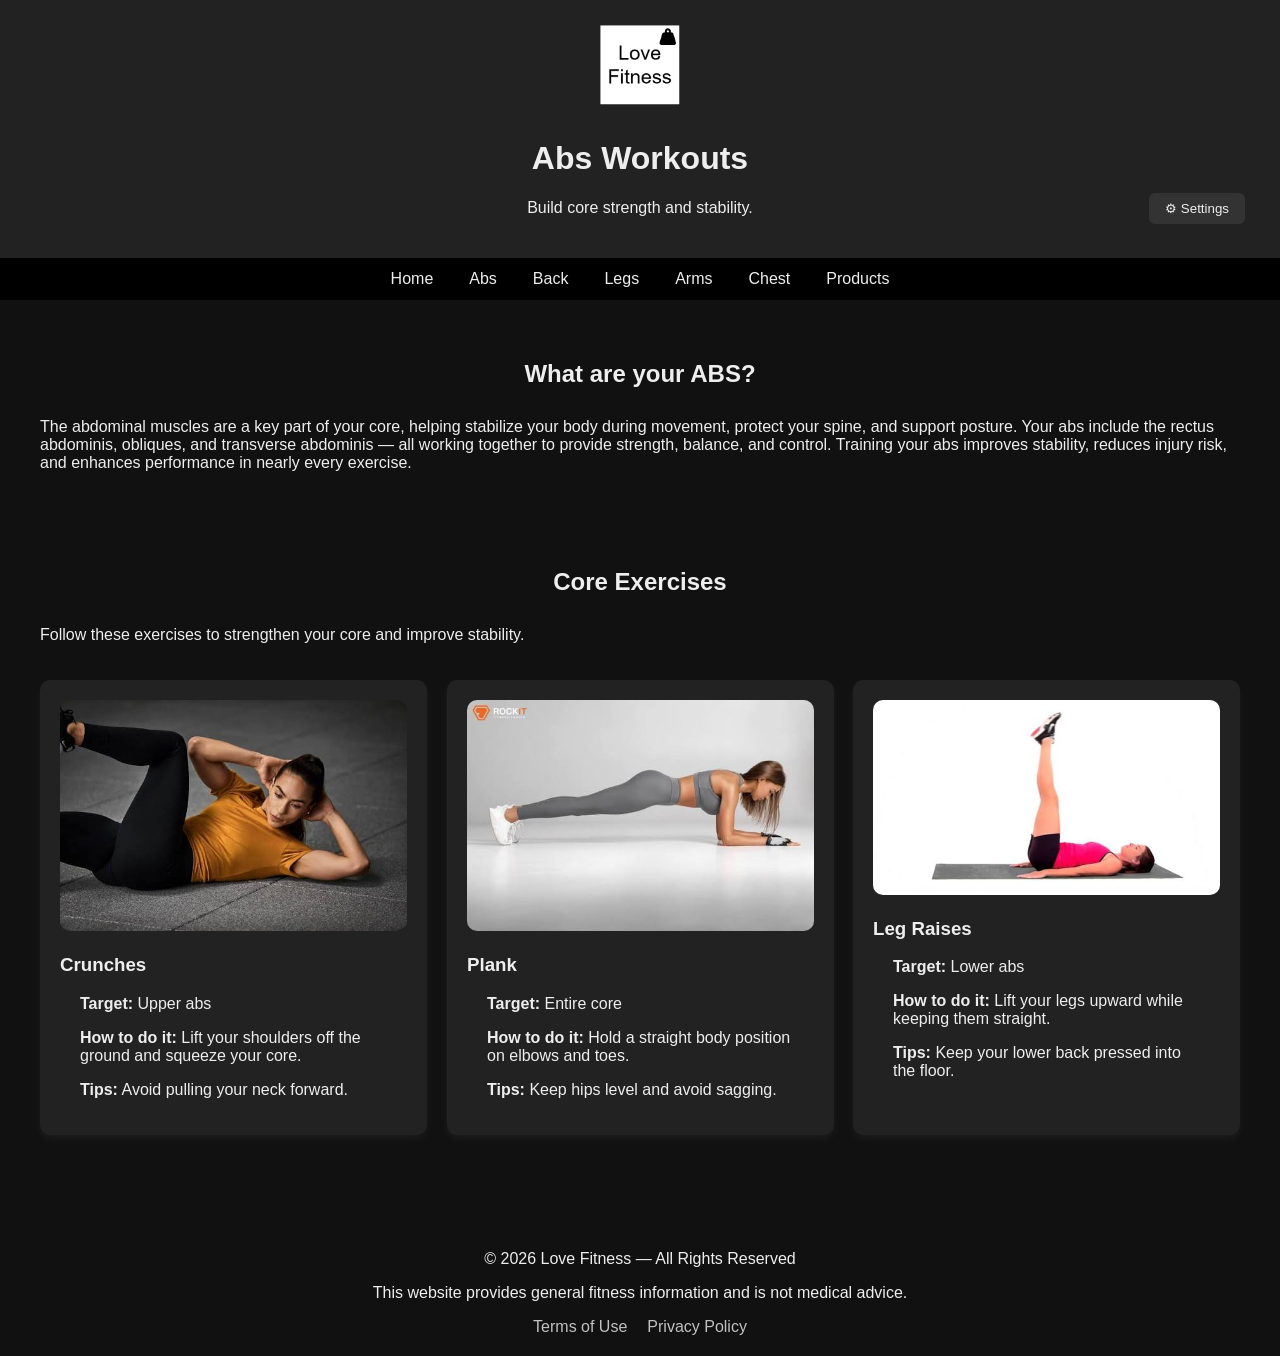
<file: abs.html>
<!DOCTYPE html>
<html lang="en">
<head>
    <meta charset="UTF-8">
    <meta name="viewport" content="width=device-width, initial-scale=1.0">
    <title>Love Fitness - Abs Workouts</title>
    <link rel="stylesheet" href="css/style.css">

    <!-- GOOGLE TRANSLATE -->
    <script type="text/javascript">
        function googleTranslateElementInit() {
            new google.translate.TranslateElement(
                {pageLanguage: 'en'},
                'google_translate_element'
            );
        }
    </script>
    <script src="//translate.google.com/translate_a/element.js?cb=googleTranslateElementInit"></script>

    <script defer src="js/main.js"></script>
</head>

<body>

<header class="fade-in">
    <img src="media/logo.png" alt="Love Fitness Logo" class="logo">
    <h1>Abs Workouts</h1>
    <p>Build core strength and stability.</p>
    <button id="settingsBtn" class="settings-btn">⚙ Settings</button>
</header>

<nav aria-label="Main Navigation" class="fade-in">
    <ul>
        <li><a href="index.html">Home</a></li>
        <li><a href="abs.html">Abs</a></li>
        <li><a href="back.html">Back</a></li>
        <li><a href="legs.html">Legs</a></li>
        <li><a href="arms.html">Arms</a></li>
        <li><a href="chest.html">Chest</a></li>
        <li><a href="products.html">Products</a></li>
    </ul>
</nav>

<main>

<section class="muscle-description fade-in">
    <h2>What are your ABS?</h2>
    <p>
        The abdominal muscles are a key part of your core, helping stabilize your body during movement,
        protect your spine, and support posture. Your abs include the rectus abdominis, obliques, and
        transverse abdominis — all working together to provide strength, balance, and control. Training
        your abs improves stability, reduces injury risk, and enhances performance in nearly every
        exercise.
    </p>
</section>

<section class="exercise-section slide-up">
    <h2>Core Exercises</h2>
    <p id="absIntro">Follow these exercises to strengthen your core and improve stability.</p>

    <div class="grid">

        <article class="exercise-card zoom-in">
            <img src="media/crunches.jpg"
                alt="Crunches exercise demonstration">
            <h3>Crunches</h3>
            <p><strong>Target:</strong> Upper abs</p>
            <p><strong>How to do it:</strong> Lift your shoulders off the ground and squeeze your core.</p>
            <p><strong>Tips:</strong> Avoid pulling your neck forward.</p>
        </article>

        <article class="exercise-card zoom-in">
            <img src="media/plank.jpg"
                alt="Plank exercise demonstration">
            <h3>Plank</h3>
            <p><strong>Target:</strong> Entire core</p>
            <p><strong>How to do it:</strong> Hold a straight body position on elbows and toes.</p>
            <p><strong>Tips:</strong> Keep hips level and avoid sagging.</p>
        </article>

        <article class="exercise-card zoom-in">
            <img src="media/legraise.jpg"
                alt="Leg raise exercise demonstration">
            <h3>Leg Raises</h3>
            <p><strong>Target:</strong> Lower abs</p>
            <p><strong>How to do it:</strong> Lift your legs upward while keeping them straight.</p>
            <p><strong>Tips:</strong> Keep your lower back pressed into the floor.</p>
        </article>

    </div>
</section>

</main>

<div id="settingsPopup" class="settings-popup hidden">
    <div class="settings-content zoom-in">
        <h2>Settings</h2>

        <h3>Text-to-Speech</h3>
        <button class="tts-btn" onclick="speakText('Text to speech is active.')">
            🔊 Test TTS
        </button>

        <label for="ttsRate">Speech Speed</label>
        <input type="range" id="ttsRate" min="0.5" max="2" step="0.1" value="1">

        <label for="ttsPitch">Speech Pitch</label>
        <input type="range" id="ttsPitch" min="0" max="2" step="0.1" value="1">

        <button class="tts-btn" onclick="readPage()">
            📄 Read Entire Page
        </button>

        <h3>Display Settings</h3>
        <button class="tts-btn" onclick="toggleDarkMode()">🌙 Toggle Dark Mode</button>

        <h3>Translate Page</h3>
        <div id="google_translate_element"></div>

        <h3>Future Settings</h3>
        <p>More features coming soon...</p>

        <button id="closeSettings" class="close-btn">Close</button>
    </div>
</div>

<footer class="fade-in">
    <p>© 2026 Love Fitness — All Rights Reserved</p>
    <p class="legal-note">This website provides general fitness information and is not medical advice.</p>

    <div class="footer-links">
        <a href="termsofuse.html">Terms of Use</a>
        <a href="privacypolicy.html">Privacy Policy</a>
    </div>
</footer>

</body>
</html>
</file>
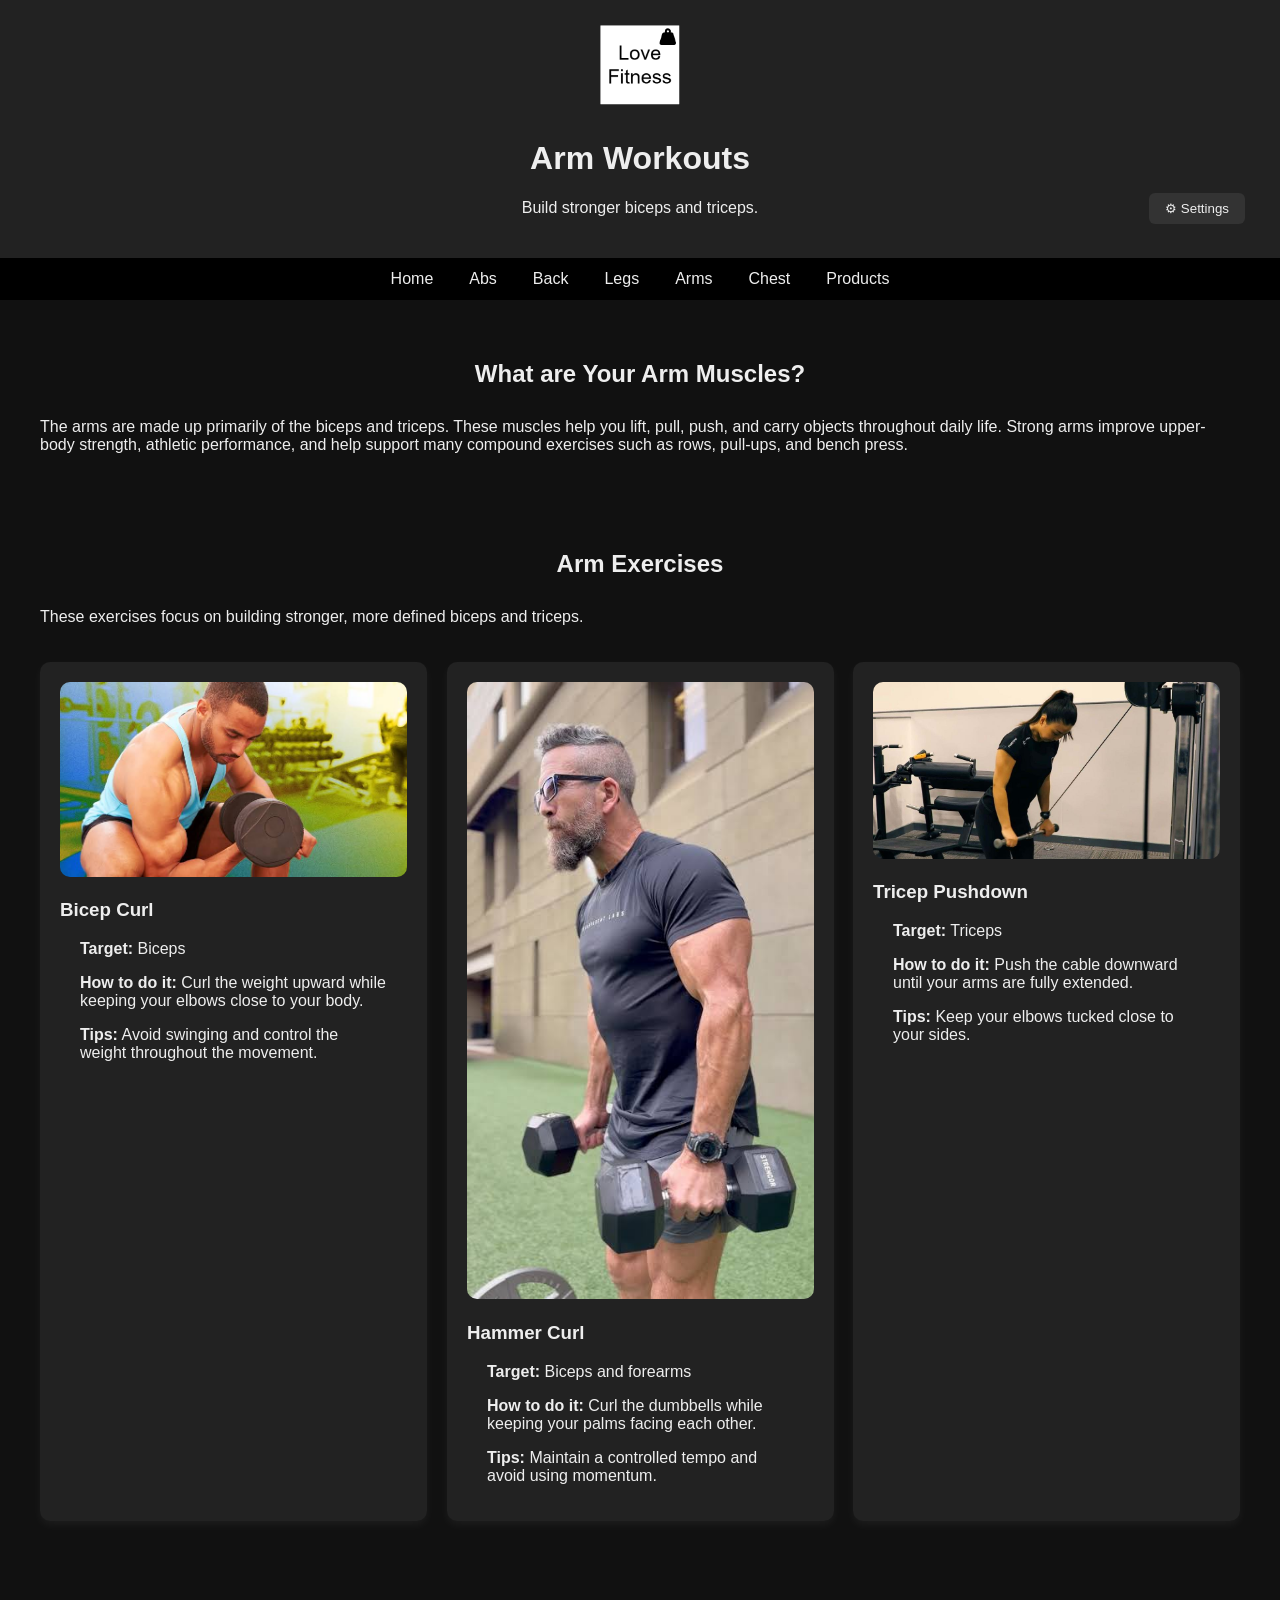
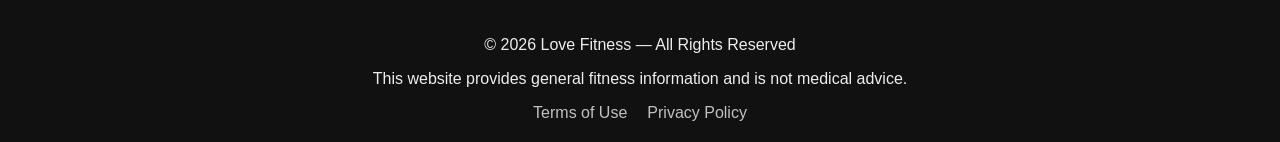
<file: arms.html>
<!DOCTYPE html>
<html lang="en">
<head>
    <meta charset="UTF-8">
    <meta name="viewport" content="width=device-width, initial-scale=1.0">
    <title>Love Fitness - Arm Workouts</title>
    <link rel="stylesheet" href="css/style.css">

    <script type="text/javascript">
        function googleTranslateElementInit() {
            new google.translate.TranslateElement(
                { pageLanguage: 'en' },
                'google_translate_element'
            );
        }
    </script>

    <script src="//translate.google.com/translate_a/element.js?cb=googleTranslateElementInit"></script>
    <script defer src="js/main.js"></script>
</head>

<body>

<header class="fade-in">
    <img src="media/logo.png" alt="Love Fitness Logo" class="logo">

    <h1>Arm Workouts</h1>
    <p>Build stronger biceps and triceps.</p>

    <button id="settingsBtn" class="settings-btn">
        ⚙ Settings
    </button>
</header>

<nav aria-label="Main Navigation" class="fade-in">
    <ul>
        <li><a href="index.html">Home</a></li>
        <li><a href="abs.html">Abs</a></li>
        <li><a href="back.html">Back</a></li>
        <li><a href="legs.html">Legs</a></li>
        <li><a href="arms.html">Arms</a></li>
        <li><a href="chest.html">Chest</a></li>
        <li><a href="products.html">Products</a></li>
    </ul>
</nav>

<main>

<section class="muscle-description fade-in">
    <h2>What are Your Arm Muscles?</h2>

    <p>
        The arms are made up primarily of the biceps and triceps. These muscles
        help you lift, pull, push, and carry objects throughout daily life.
        Strong arms improve upper-body strength, athletic performance, and help
        support many compound exercises such as rows, pull-ups, and bench press.
    </p>
</section>

<section class="exercise-section slide-up">

    <h2>Arm Exercises</h2>

    <p>
        These exercises focus on building stronger, more defined biceps and triceps.
    </p>

    <div class="grid">

        <article class="exercise-card zoom-in">
            <img src="media/bicepcurl.jpg"
                alt="Bicep curl exercise demonstration">

            <h3>Bicep Curl</h3>

            <p><strong>Target:</strong> Biceps</p>

            <p>
                <strong>How to do it:</strong>
                Curl the weight upward while keeping your elbows close to your body.
            </p>

            <p>
                <strong>Tips:</strong>
                Avoid swinging and control the weight throughout the movement.
            </p>
        </article>

        <article class="exercise-card zoom-in">
            <img src="media/hammercurl.jpg"
                alt="Hammer curl exercise demonstration">

            <h3>Hammer Curl</h3>

            <p><strong>Target:</strong> Biceps and forearms</p>

            <p>
                <strong>How to do it:</strong>
                Curl the dumbbells while keeping your palms facing each other.
            </p>

            <p>
                <strong>Tips:</strong>
                Maintain a controlled tempo and avoid using momentum.
            </p>
        </article>

        <article class="exercise-card zoom-in">
            <img src="media/triceppushdowns.jpg"
                alt="Tricep pushdown exercise demonstration">

            <h3>Tricep Pushdown</h3>

            <p><strong>Target:</strong> Triceps</p>

            <p>
                <strong>How to do it:</strong>
                Push the cable downward until your arms are fully extended.
            </p>

            <p>
                <strong>Tips:</strong>
                Keep your elbows tucked close to your sides.
            </p>
        </article>

    </div>

</section>

</main>

<div id="settingsPopup" class="settings-popup hidden">
    <div class="settings-content zoom-in">

        <h2>Settings</h2>

        <h3>Text-to-Speech</h3>

        <button class="tts-btn"
                onclick="speakText('Text to speech is active.')">
            🔊 Test TTS
        </button>

        <label for="ttsRate">Speech Speed</label>

        <input
            type="range"
            id="ttsRate"
            min="0.5"
            max="2"
            step="0.1"
            value="1"
        >

        <label for="ttsPitch">Speech Pitch</label>

        <input
            type="range"
            id="ttsPitch"
            min="0"
            max="2"
            step="0.1"
            value="1"
        >

        <button class="tts-btn" onclick="readPage()">
            📄 Read Entire Page
        </button>

        <h3>Display Settings</h3>

        <button class="tts-btn" onclick="toggleDarkMode()">
            🌙 Toggle Dark Mode
        </button>

        <h3>Translate Page</h3>

        <div id="google_translate_element"></div>

        <h3>Future Settings</h3>

        <p>More features coming soon...</p>

        <button id="closeSettings" class="close-btn">
            Close
        </button>

    </div>
</div>

<footer class="fade-in">
    <p>© 2026 Love Fitness — All Rights Reserved</p>

    <p class="legal-note">
        This website provides general fitness information and is not medical advice.
    </p>

    <div class="footer-links">
        <a href="termsofuse.html">Terms of Use</a>
        <a href="privacypolicy.html">Privacy Policy</a>
    </div>
</footer>

</body>
</html>
</file>
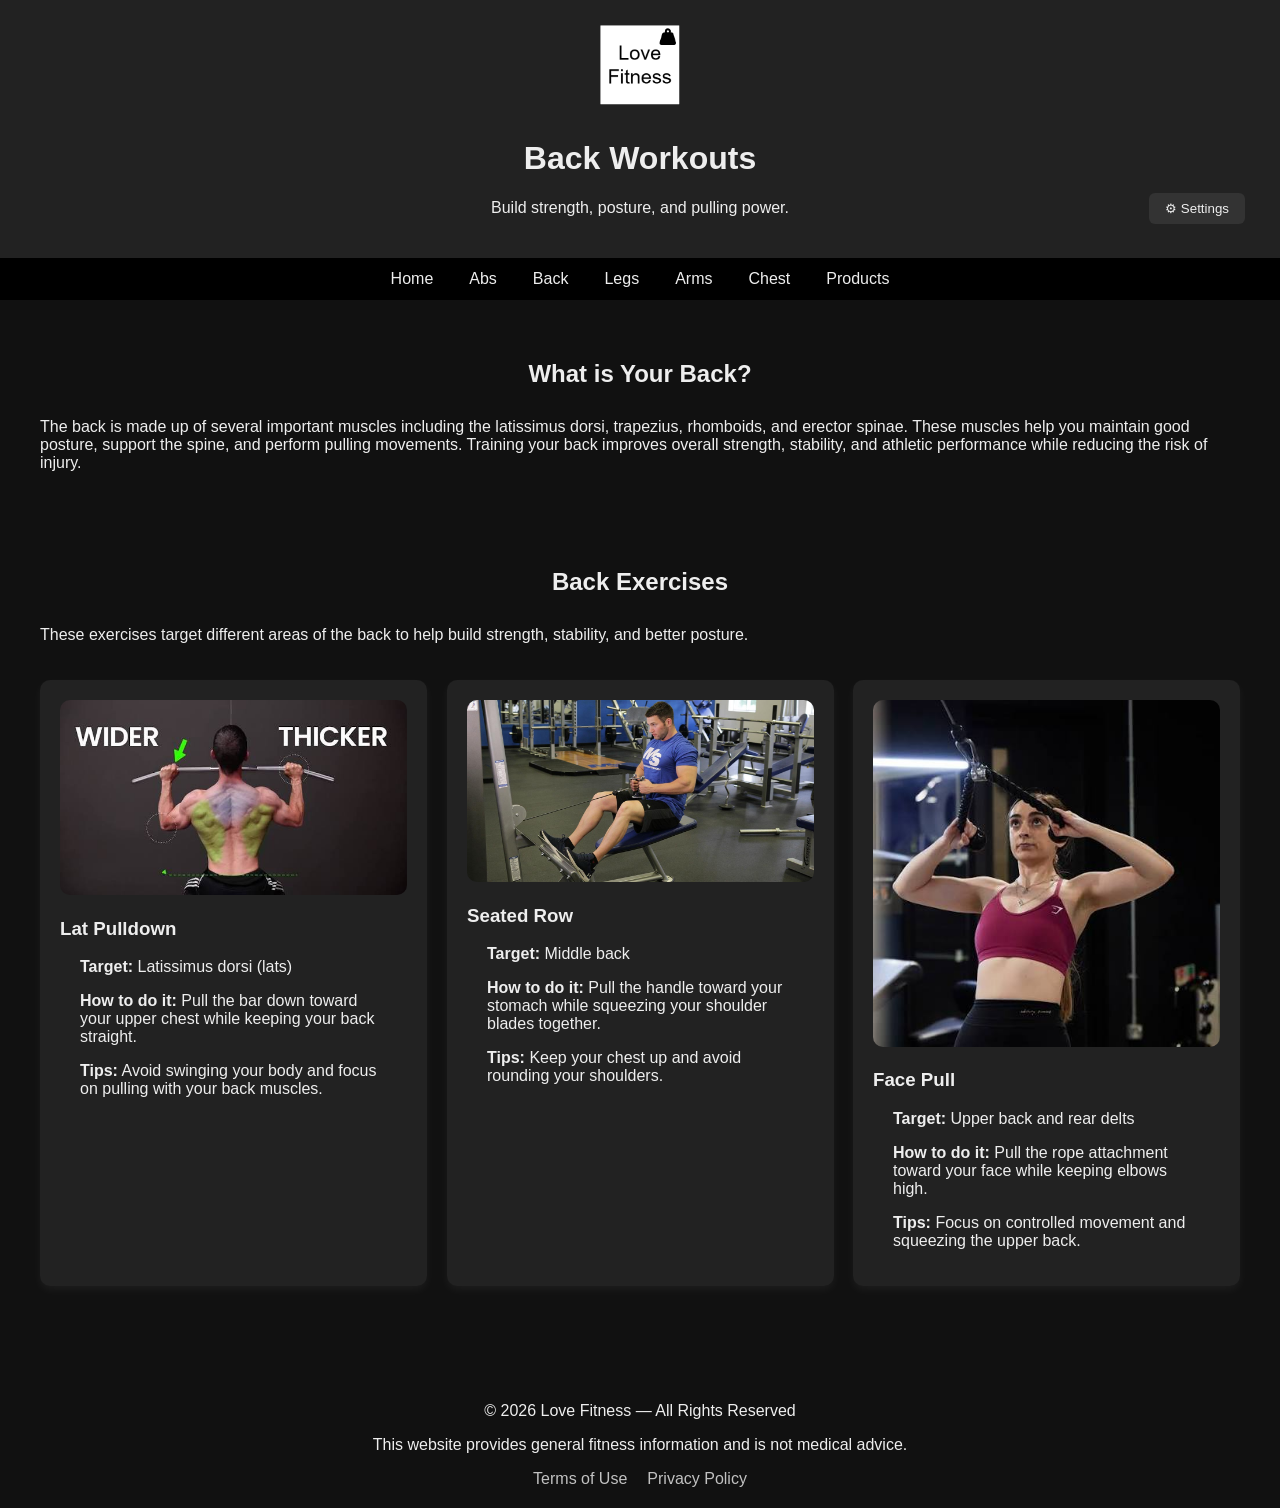
<file: back.html>
<!DOCTYPE html>
<html lang="en">
<head>
    <meta charset="UTF-8">
    <meta name="viewport" content="width=device-width, initial-scale=1.0">
    <title>Love Fitness - Back Workouts</title>
    <link rel="stylesheet" href="css/style.css">

    <script type="text/javascript">
        function googleTranslateElementInit() {
            new google.translate.TranslateElement(
                { pageLanguage: 'en' },
                'google_translate_element'
            );
        }
    </script>

    <script src="//translate.google.com/translate_a/element.js?cb=googleTranslateElementInit"></script>
    <script defer src="js/main.js"></script>
</head>

<body>

<header class="fade-in">
    <img src="media/logo.png" alt="Love Fitness Logo" class="logo">

    <h1>Back Workouts</h1>
    <p>Build strength, posture, and pulling power.</p>

    <button id="settingsBtn" class="settings-btn">
        ⚙ Settings
    </button>
</header>

<nav aria-label="Main Navigation" class="fade-in">
    <ul>
        <li><a href="index.html">Home</a></li>
        <li><a href="abs.html">Abs</a></li>
        <li><a href="back.html">Back</a></li>
        <li><a href="legs.html">Legs</a></li>
        <li><a href="arms.html">Arms</a></li>
        <li><a href="chest.html">Chest</a></li>
        <li><a href="products.html">Products</a></li>
    </ul>
</nav>

<main>

<section class="muscle-description fade-in">
    <h2>What is Your Back?</h2>

    <p>
        The back is made up of several important muscles including the latissimus
        dorsi, trapezius, rhomboids, and erector spinae. These muscles help you
        maintain good posture, support the spine, and perform pulling movements.
        Training your back improves overall strength, stability, and athletic
        performance while reducing the risk of injury.
    </p>
</section>

<section class="exercise-section slide-up">

    <h2>Back Exercises</h2>

    <p>
        These exercises target different areas of the back to help build strength,
        stability, and better posture.
    </p>

    <div class="grid">

        <article class="exercise-card zoom-in">
            <img src="media/latpull.jpg"
                alt="Lat pulldown exercise demonstration">

            <h3>Lat Pulldown</h3>

            <p><strong>Target:</strong> Latissimus dorsi (lats)</p>

            <p>
                <strong>How to do it:</strong>
                Pull the bar down toward your upper chest while keeping your back straight.
            </p>

            <p>
                <strong>Tips:</strong>
                Avoid swinging your body and focus on pulling with your back muscles.
            </p>
        </article>

        <article class="exercise-card zoom-in">
            <img src="media/seatedrow.jpg"
                alt="Seated row exercise demonstration">

            <h3>Seated Row</h3>

            <p><strong>Target:</strong> Middle back</p>

            <p>
                <strong>How to do it:</strong>
                Pull the handle toward your stomach while squeezing your shoulder blades together.
            </p>

            <p>
                <strong>Tips:</strong>
                Keep your chest up and avoid rounding your shoulders.
            </p>
        </article>

        <article class="exercise-card zoom-in">
            <img src="media/facepull.jpg"
                alt="Face pull exercise demonstration">

            <h3>Face Pull</h3>

            <p><strong>Target:</strong> Upper back and rear delts</p>

            <p>
                <strong>How to do it:</strong>
                Pull the rope attachment toward your face while keeping elbows high.
            </p>

            <p>
                <strong>Tips:</strong>
                Focus on controlled movement and squeezing the upper back.
            </p>
        </article>

    </div>

</section>

</main>

<div id="settingsPopup" class="settings-popup hidden">
    <div class="settings-content zoom-in">

        <h2>Settings</h2>

        <h3>Text-to-Speech</h3>

        <button class="tts-btn"
                onclick="speakText('Text to speech is active.')">
            🔊 Test TTS
        </button>

        <label for="ttsRate">Speech Speed</label>

        <input
            type="range"
            id="ttsRate"
            min="0.5"
            max="2"
            step="0.1"
            value="1"
        >

        <label for="ttsPitch">Speech Pitch</label>

        <input
            type="range"
            id="ttsPitch"
            min="0"
            max="2"
            step="0.1"
            value="1"
        >

        <button class="tts-btn" onclick="readPage()">
            📄 Read Entire Page
        </button>

        <h3>Display Settings</h3>

        <button class="tts-btn" onclick="toggleDarkMode()">
            🌙 Toggle Dark Mode
        </button>

        <h3>Translate Page</h3>

        <div id="google_translate_element"></div>

        <h3>Future Settings</h3>

        <p>More features coming soon...</p>

        <button id="closeSettings" class="close-btn">
            Close
        </button>

    </div>
</div>

<footer class="fade-in">
    <p>© 2026 Love Fitness — All Rights Reserved</p>

    <p class="legal-note">
        This website provides general fitness information and is not medical advice.
    </p>

    <div class="footer-links">
        <a href="termsofuse.html">Terms of Use</a>
        <a href="privacypolicy.html">Privacy Policy</a>
    </div>
</footer>

</body>
</html>
</file>
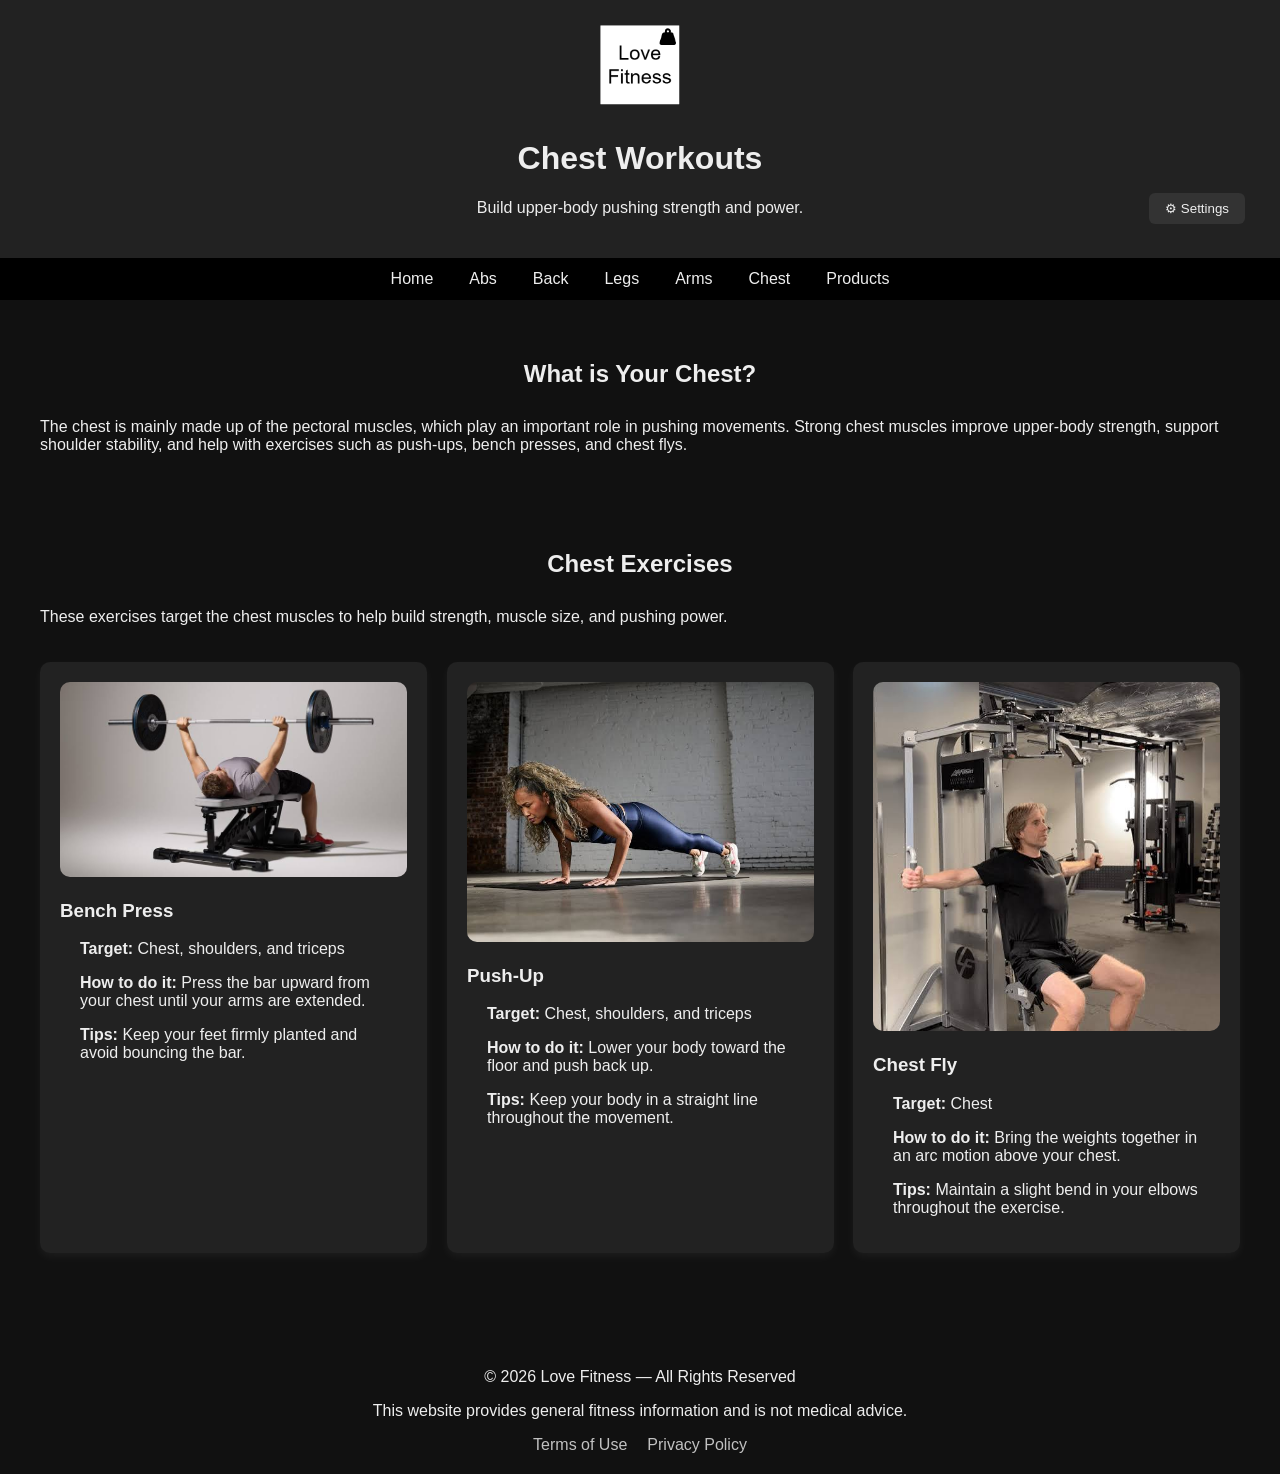
<file: chest.html>
<!DOCTYPE html>
<html lang="en">
<head>
    <meta charset="UTF-8">
    <meta name="viewport" content="width=device-width, initial-scale=1.0">
    <title>Love Fitness - Chest Workouts</title>
    <link rel="stylesheet" href="css/style.css">

    <script type="text/javascript">
        function googleTranslateElementInit() {
            new google.translate.TranslateElement(
                { pageLanguage: 'en' },
                'google_translate_element'
            );
        }
    </script>

    <script src="//translate.google.com/translate_a/element.js?cb=googleTranslateElementInit"></script>
    <script defer src="js/main.js"></script>
</head>

<body>

<header class="fade-in">
    <img src="media/logo.png" alt="Love Fitness Logo" class="logo">

    <h1>Chest Workouts</h1>
    <p>Build upper-body pushing strength and power.</p>

    <button id="settingsBtn" class="settings-btn">
        ⚙ Settings
    </button>
</header>

<nav aria-label="Main Navigation" class="fade-in">
    <ul>
        <li><a href="index.html">Home</a></li>
        <li><a href="abs.html">Abs</a></li>
        <li><a href="back.html">Back</a></li>
        <li><a href="legs.html">Legs</a></li>
        <li><a href="arms.html">Arms</a></li>
        <li><a href="chest.html">Chest</a></li>
        <li><a href="products.html">Products</a></li>
    </ul>
</nav>

<main>

<section class="muscle-description fade-in">
    <h2>What is Your Chest?</h2>

    <p>
        The chest is mainly made up of the pectoral muscles, which play an
        important role in pushing movements. Strong chest muscles improve upper-body
        strength, support shoulder stability, and help with exercises such as push-ups,
        bench presses, and chest flys.
    </p>
</section>

<section class="exercise-section slide-up">

    <h2>Chest Exercises</h2>

    <p>
        These exercises target the chest muscles to help build strength,
        muscle size, and pushing power.
    </p>

    <div class="grid">

        <article class="exercise-card zoom-in">
            <img src="media/benchpress.jpg"
                alt="Bench press exercise demonstration">

            <h3>Bench Press</h3>

            <p><strong>Target:</strong> Chest, shoulders, and triceps</p>

            <p>
                <strong>How to do it:</strong>
                Press the bar upward from your chest until your arms are extended.
            </p>

            <p>
                <strong>Tips:</strong>
                Keep your feet firmly planted and avoid bouncing the bar.
            </p>
        </article>

        <article class="exercise-card zoom-in">
            <img src="media/pushup.jpg"
                alt="Push-up exercise demonstration">


            <h3>Push-Up</h3>

            <p><strong>Target:</strong> Chest, shoulders, and triceps</p>

            <p>
                <strong>How to do it:</strong>
                Lower your body toward the floor and push back up.
            </p>

            <p>
                <strong>Tips:</strong>
                Keep your body in a straight line throughout the movement.
            </p>
        </article>

        <article class="exercise-card zoom-in">
            <img src="media/chestfly.jpg"
                alt="Chest fly exercise demonstration">

            <h3>Chest Fly</h3>

            <p><strong>Target:</strong> Chest</p>

            <p>
                <strong>How to do it:</strong>
                Bring the weights together in an arc motion above your chest.
            </p>

            <p>
                <strong>Tips:</strong>
                Maintain a slight bend in your elbows throughout the exercise.
            </p>
        </article>

    </div>

</section>

</main>

<div id="settingsPopup" class="settings-popup hidden">
    <div class="settings-content zoom-in">

        <h2>Settings</h2>

        <h3>Text-to-Speech</h3>

        <button class="tts-btn"
                onclick="speakText('Text to speech is active.')">
            🔊 Test TTS
        </button>

        <label for="ttsRate">Speech Speed</label>

        <input
            type="range"
            id="ttsRate"
            min="0.5"
            max="2"
            step="0.1"
            value="1"
        >

        <label for="ttsPitch">Speech Pitch</label>

        <input
            type="range"
            id="ttsPitch"
            min="0"
            max="2"
            step="0.1"
            value="1"
        >

        <button class="tts-btn" onclick="readPage()">
            📄 Read Entire Page
        </button>

        <h3>Display Settings</h3>

        <button class="tts-btn" onclick="toggleDarkMode()">
            🌙 Toggle Dark Mode
        </button>

        <h3>Translate Page</h3>

        <div id="google_translate_element"></div>

        <h3>Future Settings</h3>

        <p>More features coming soon...</p>

        <button id="closeSettings" class="close-btn">
            Close
        </button>

    </div>
</div>

<footer class="fade-in">
    <p>© 2026 Love Fitness — All Rights Reserved</p>

    <p class="legal-note">
        This website provides general fitness information and is not medical advice.
    </p>

    <div class="footer-links">
        <a href="termsofuse.html">Terms of Use</a>
        <a href="privacypolicy.html">Privacy Policy</a>
    </div>
</footer>

</body>
</html>
</file>
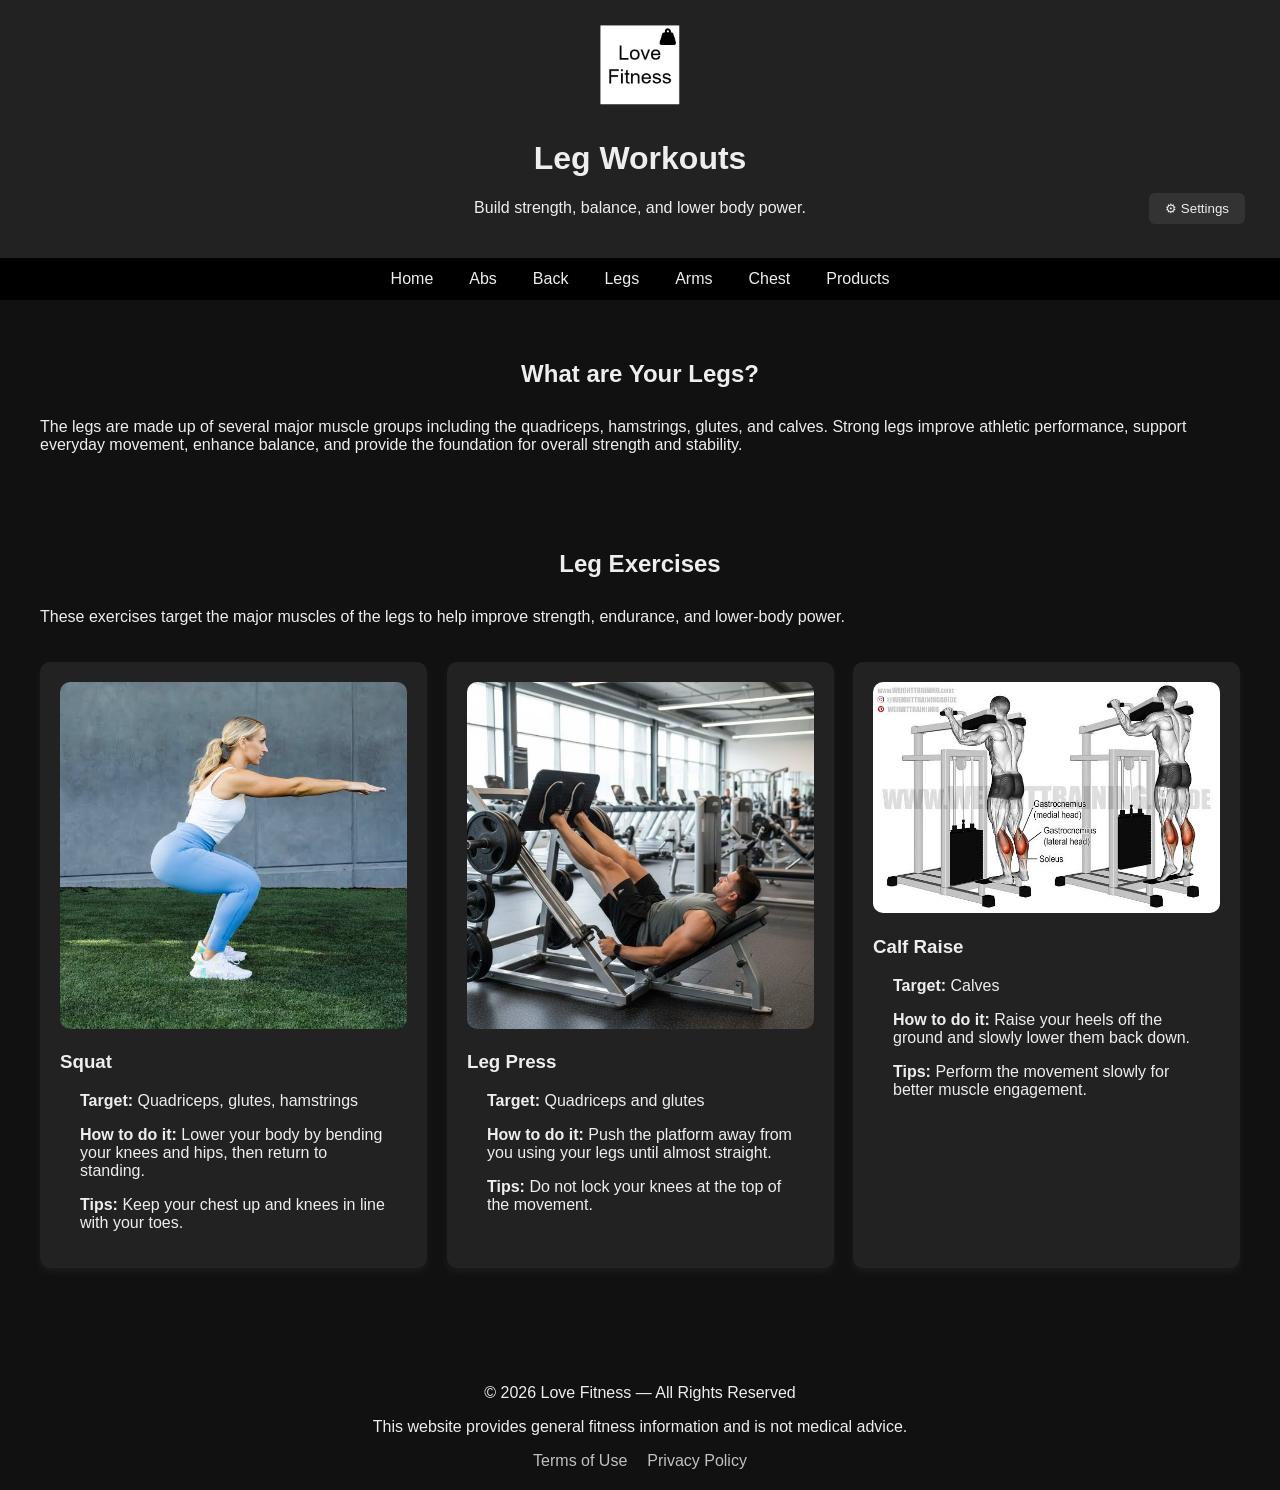
<file: legs.html>
<!DOCTYPE html>
<html lang="en">
<head>
    <meta charset="UTF-8">
    <meta name="viewport" content="width=device-width, initial-scale=1.0">
    <title>Love Fitness - Leg Workouts</title>
    <link rel="stylesheet" href="css/style.css">

    <script type="text/javascript">
        function googleTranslateElementInit() {
            new google.translate.TranslateElement(
                { pageLanguage: 'en' },
                'google_translate_element'
            );
        }
    </script>

    <script src="//translate.google.com/translate_a/element.js?cb=googleTranslateElementInit"></script>
    <script defer src="js/main.js"></script>
</head>

<body>

<header class="fade-in">
    <img src="media/logo.png" alt="Love Fitness Logo" class="logo">

    <h1>Leg Workouts</h1>
    <p>Build strength, balance, and lower body power.</p>

    <button id="settingsBtn" class="settings-btn">
        ⚙ Settings
    </button>
</header>

<nav aria-label="Main Navigation" class="fade-in">
    <ul>
        <li><a href="index.html">Home</a></li>
        <li><a href="abs.html">Abs</a></li>
        <li><a href="back.html">Back</a></li>
        <li><a href="legs.html">Legs</a></li>
        <li><a href="arms.html">Arms</a></li>
        <li><a href="chest.html">Chest</a></li>
        <li><a href="products.html">Products</a></li>
    </ul>
</nav>

<main>

<section class="muscle-description fade-in">
    <h2>What are Your Legs?</h2>

    <p>
        The legs are made up of several major muscle groups including the
        quadriceps, hamstrings, glutes, and calves. Strong legs improve
        athletic performance, support everyday movement, enhance balance,
        and provide the foundation for overall strength and stability.
    </p>
</section>

<section class="exercise-section slide-up">

    <h2>Leg Exercises</h2>

    <p>
        These exercises target the major muscles of the legs to help improve
        strength, endurance, and lower-body power.
    </p>

    <div class="grid">

        <article class="exercise-card zoom-in">
            <img src="media/squat.jpg"
                alt="Squat exercise demonstration">

            <h3>Squat</h3>

            <p><strong>Target:</strong> Quadriceps, glutes, hamstrings</p>

            <p>
                <strong>How to do it:</strong>
                Lower your body by bending your knees and hips, then return to standing.
            </p>

            <p>
                <strong>Tips:</strong>
                Keep your chest up and knees in line with your toes.
            </p>
        </article>

        <article class="exercise-card zoom-in">
            <img src="media/legpress.jpg"
                alt="Leg press exercise demonstration">

            <h3>Leg Press</h3>

            <p><strong>Target:</strong> Quadriceps and glutes</p>

            <p>
                <strong>How to do it:</strong>
                Push the platform away from you using your legs until almost straight.
            </p>

            <p>
                <strong>Tips:</strong>
                Do not lock your knees at the top of the movement.
            </p>
        </article>

        <article class="exercise-card zoom-in">
            <img src="media/calfraise.jpg"
                alt="Calf raise exercise demonstration">

            <h3>Calf Raise</h3>

            <p><strong>Target:</strong> Calves</p>

            <p>
                <strong>How to do it:</strong>
                Raise your heels off the ground and slowly lower them back down.
            </p>

            <p>
                <strong>Tips:</strong>
                Perform the movement slowly for better muscle engagement.
            </p>
        </article>

    </div>

</section>

</main>

<div id="settingsPopup" class="settings-popup hidden">
    <div class="settings-content zoom-in">

        <h2>Settings</h2>

        <h3>Text-to-Speech</h3>

        <button class="tts-btn"
                onclick="speakText('Text to speech is active.')">
            🔊 Test TTS
        </button>

        <label for="ttsRate">Speech Speed</label>

        <input
            type="range"
            id="ttsRate"
            min="0.5"
            max="2"
            step="0.1"
            value="1"
        >

        <label for="ttsPitch">Speech Pitch</label>

        <input
            type="range"
            id="ttsPitch"
            min="0"
            max="2"
            step="0.1"
            value="1"
        >

        <button class="tts-btn" onclick="readPage()">
            📄 Read Entire Page
        </button>

        <h3>Display Settings</h3>

        <button class="tts-btn" onclick="toggleDarkMode()">
            🌙 Toggle Dark Mode
        </button>

        <h3>Translate Page</h3>

        <div id="google_translate_element"></div>

        <h3>Future Settings</h3>

        <p>More features coming soon...</p>

        <button id="closeSettings" class="close-btn">
            Close
        </button>

    </div>
</div>

<footer class="fade-in">
    <p>© 2026 Love Fitness — All Rights Reserved</p>

    <p class="legal-note">
        This website provides general fitness information and is not medical advice.
    </p>

    <div class="footer-links">
        <a href="termsofuse.html">Terms of Use</a>
        <a href="privacypolicy.html">Privacy Policy</a>
    </div>
</footer>

</body>
</html>
</file>
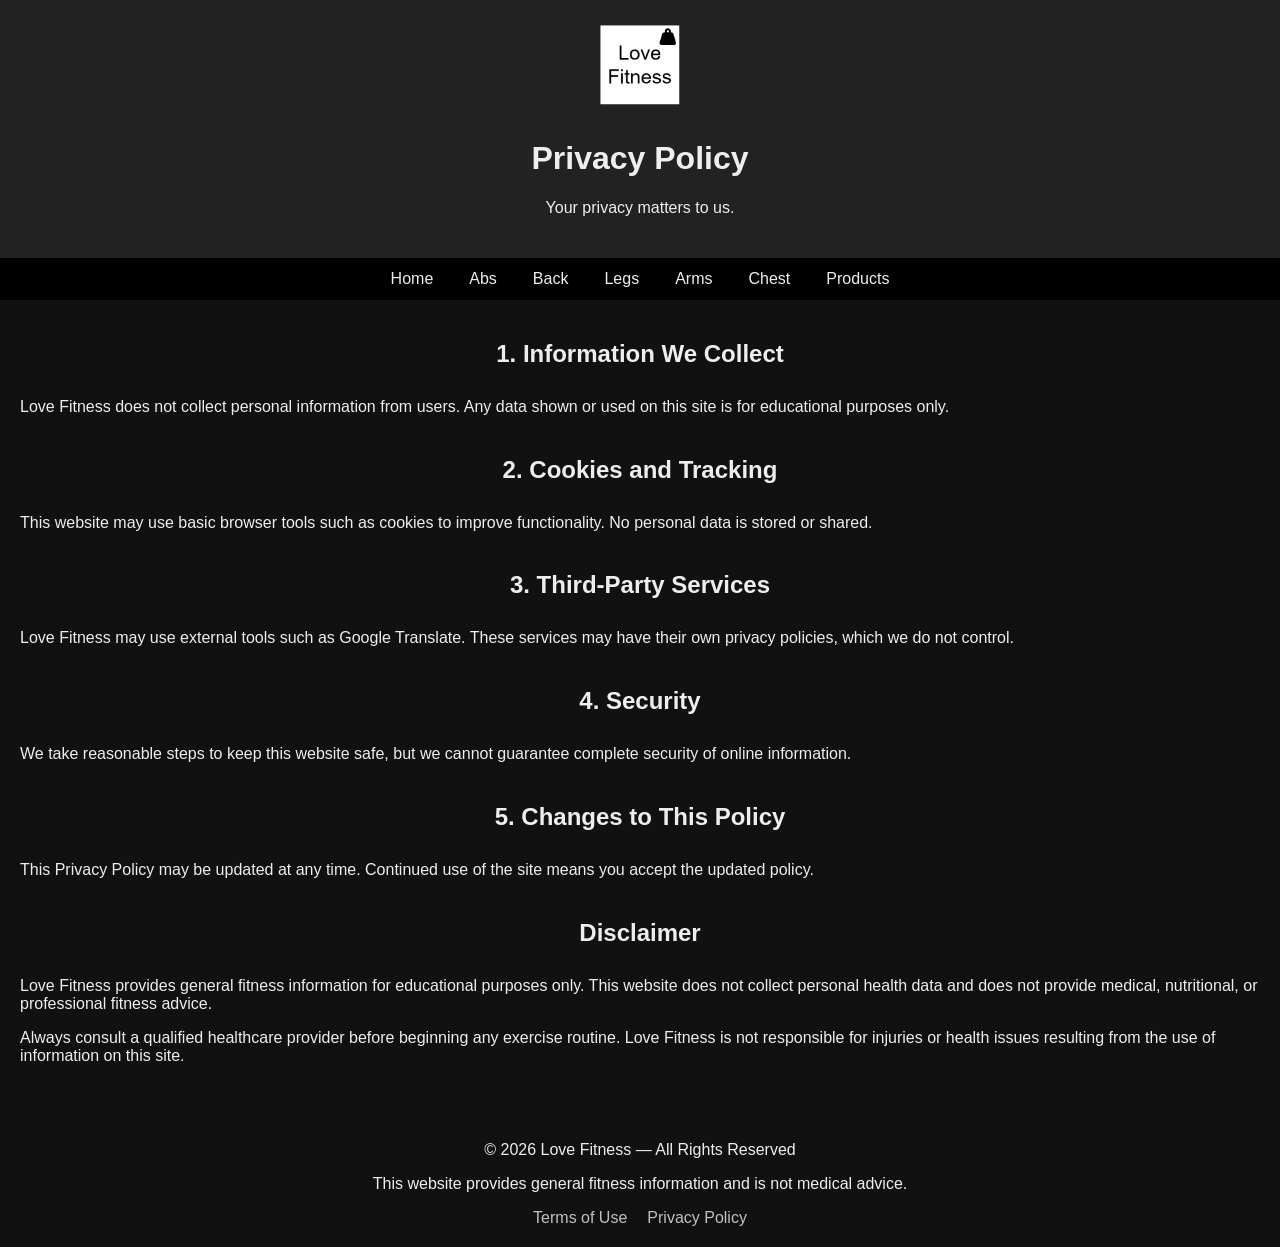
<file: privacypolicy.html>
<!DOCTYPE html>
<html lang="en">
<head>
    <meta charset="UTF-8">
    <meta name="viewport" content="width=device-width, initial-scale=1.0">
    <title>Privacy Policy - Love Fitness</title>
    <link rel="stylesheet" href="css/style.css">
</head>

<body>

<header>
    <img src="media/logo.png" alt="Love Fitness Logo" class="logo">
    <h1>Privacy Policy</h1>
    <p>Your privacy matters to us.</p>
</header>

<nav aria-label="Main Navigation">
    <ul>
        <li><a href="index.html">Home</a></li>
        <li><a href="abs.html">Abs</a></li>
        <li><a href="back.html">Back</a></li>
        <li><a href="legs.html">Legs</a></li>
        <li><a href="arms.html">Arms</a></li>
        <li><a href="chest.html">Chest</a></li>
        <li><a href="products.html">Products</a></li>
    </ul>
</nav>

<main>

<section class="policy-section">
    <h2>1. Information We Collect</h2>
    <p>
        Love Fitness does not collect personal information from users. Any data shown or used on
        this site is for educational purposes only.
    </p>

    <h2>2. Cookies and Tracking</h2>
    <p>
        This website may use basic browser tools such as cookies to improve functionality. No
        personal data is stored or shared.
    </p>

    <h2>3. Third‑Party Services</h2>
    <p>
        Love Fitness may use external tools such as Google Translate. These services may have their
        own privacy policies, which we do not control.
    </p>

    <h2>4. Security</h2>
    <p>
        We take reasonable steps to keep this website safe, but we cannot guarantee complete
        security of online information.
    </p>

    <h2>5. Changes to This Policy</h2>
    <p>
        This Privacy Policy may be updated at any time. Continued use of the site means you accept
        the updated policy.
    </p>
</section>
<section class="policy-section">
    <h2>Disclaimer</h2>
    <p>
        Love Fitness provides general fitness information for educational purposes only.
        This website does not collect personal health data and does not provide medical,
        nutritional, or professional fitness advice.
    </p>
    <p>
        Always consult a qualified healthcare provider before beginning any exercise routine.
        Love Fitness is not responsible for injuries or health issues resulting from the use
        of information on this site.
    </p>
</section>

</main>

<footer>
    <p>© 2026 Love Fitness — All Rights Reserved</p>
    <p class="legal-note">This website provides general fitness information and is not medical advice.</p>

    <div class="footer-links">
        <a href="TermsOfUse.html">Terms of Use</a>
        <a href="PrivacyPolicy.html">Privacy Policy</a>
    </div>
</footer>

</body>
</html>
</file>
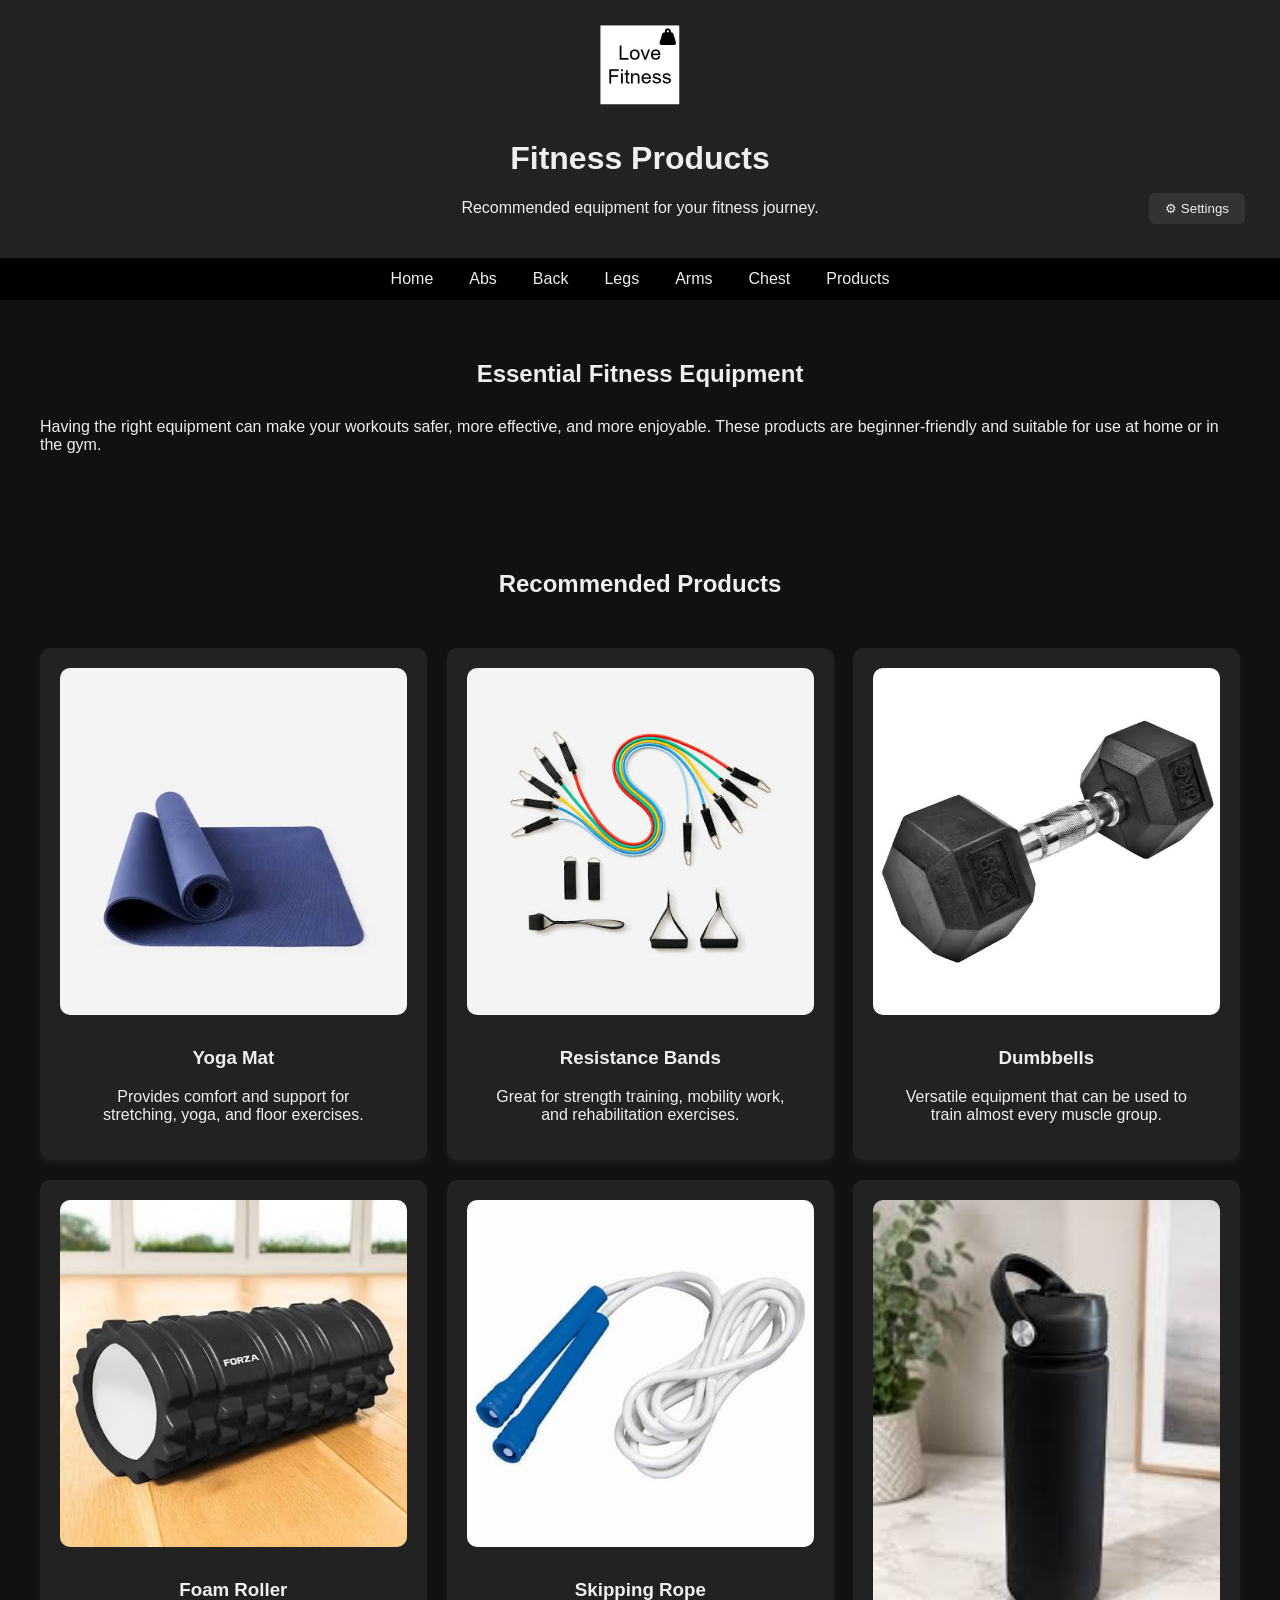
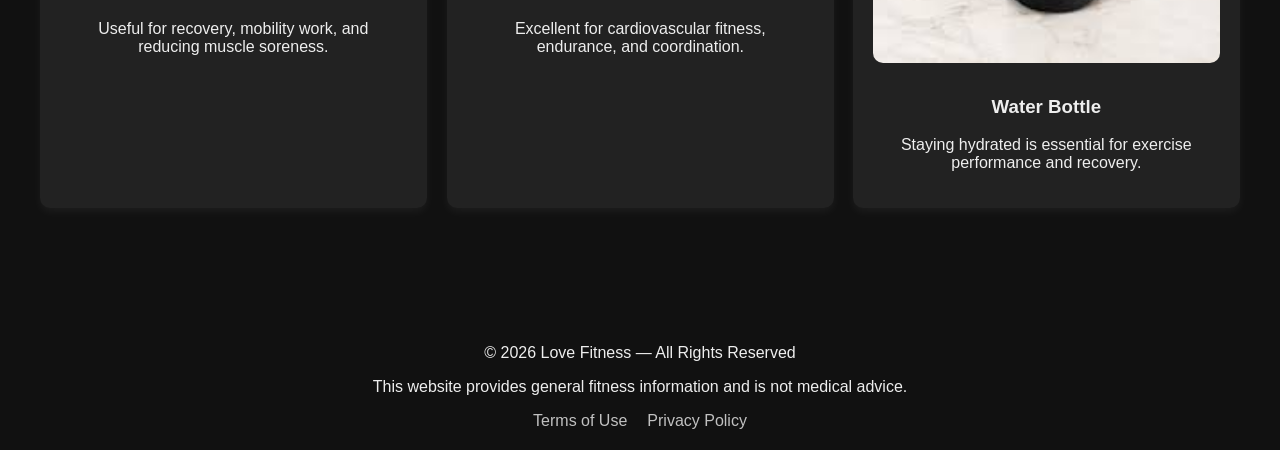
<file: products.html>
<!DOCTYPE html>
<html lang="en">
<head>
    <meta charset="UTF-8">
    <meta name="viewport" content="width=device-width, initial-scale=1.0">
    <title>Love Fitness - Products</title>
    <link rel="stylesheet" href="css/style.css">

    <script type="text/javascript">
        function googleTranslateElementInit() {
            new google.translate.TranslateElement(
                { pageLanguage: 'en' },
                'google_translate_element'
            );
        }
    </script>

    <script src="//translate.google.com/translate_a/element.js?cb=googleTranslateElementInit"></script>
    <script defer src="js/main.js"></script>
</head>

<body>

<header class="fade-in">
    <img src="media/logo.png" alt="Love Fitness Logo" class="logo">

    <h1>Fitness Products</h1>
    <p>Recommended equipment for your fitness journey.</p>

    <button id="settingsBtn" class="settings-btn">
        ⚙ Settings
    </button>
</header>

<nav aria-label="Main Navigation" class="fade-in">
    <ul>
        <li><a href="index.html">Home</a></li>
        <li><a href="abs.html">Abs</a></li>
        <li><a href="back.html">Back</a></li>
        <li><a href="legs.html">Legs</a></li>
        <li><a href="arms.html">Arms</a></li>
        <li><a href="chest.html">Chest</a></li>
        <li><a href="products.html">Products</a></li>
    </ul>
</nav>

<main>

<section class="muscle-description fade-in">
    <h2>Essential Fitness Equipment</h2>

    <p>
        Having the right equipment can make your workouts safer, more effective,
        and more enjoyable. These products are beginner-friendly and suitable
        for use at home or in the gym.
    </p>
</section>

<section class="products-preview slide-up">

    <h2>Recommended Products</h2>

    <div class="grid">

        <article class="card zoom-in">
            <img src="media/yogamat.jpg"
                alt="Yoga mat for exercise and stretching">

            <h3>Yoga Mat</h3>

            <p>
                Provides comfort and support for stretching, yoga,
                and floor exercises.
            </p>
        </article>

        <article class="card zoom-in">
            <img src="media/resistanceband.jpg"
                alt="Resistance bands fitness equipment">

            <h3>Resistance Bands</h3>

            <p>
                Great for strength training, mobility work,
                and rehabilitation exercises.
            </p>
        </article>

        <article class="card zoom-in">
            <img src="media/dumbell.jpg"
                alt="Set of dumbbells for strength training">


            <h3>Dumbbells</h3>

            <p>
                Versatile equipment that can be used to train
                almost every muscle group.
            </p>
        </article>

        <article class="card zoom-in">
            <img src="media/foamroller.jpg"
                alt="Foam roller for recovery and mobility exercises">
            <h3>Foam Roller</h3>

            <p>
                Useful for recovery, mobility work,
                and reducing muscle soreness.
            </p>
        </article>

        <article class="card zoom-in">
            <img src="media/skippingrope.jpg"
                alt="Skipping rope for cardiovascular training">

            <h3>Skipping Rope</h3>

            <p>
                Excellent for cardiovascular fitness,
                endurance, and coordination.
            </p>
        </article>

        <article class="card zoom-in">
            <img src="media/waterbottle.jpg"
                alt="Reusable water bottle for hydration during exercise">

            <h3>Water Bottle</h3>

            <p>
                Staying hydrated is essential for exercise
                performance and recovery.
            </p>
        </article>

    </div>

</section>

</main>

<div id="settingsPopup" class="settings-popup hidden">
    <div class="settings-content zoom-in">

        <h2>Settings</h2>

        <h3>Text-to-Speech</h3>

        <button class="tts-btn" onclick="speakText('Text to speech is active.')">
            🔊 Test TTS
        </button>

        <label for="ttsRate">Speech Speed</label>
        <input type="range" id="ttsRate" min="0.5" max="2" step="0.1" value="1">

        <label for="ttsPitch">Speech Pitch</label>
        <input type="range" id="ttsPitch" min="0" max="2" step="0.1" value="1">

        <button class="tts-btn" onclick="readPage()">
            📄 Read Entire Page
        </button>

        <h3>Display Settings</h3>

        <button class="tts-btn" onclick="toggleDarkMode()">
            🌙 Toggle Dark Mode
        </button>

        <h3>Translate Page</h3>

        <div id="google_translate_element"></div>

        <h3>Future Settings</h3>

        <p>More features coming soon...</p>

        <button id="closeSettings" class="close-btn">
            Close
        </button>

    </div>
</div>

<footer class="fade-in">
    <p>© 2026 Love Fitness — All Rights Reserved</p>

    <p class="legal-note">
        This website provides general fitness information and is not medical advice.
    </p>

    <div class="footer-links">
        <a href="termsofuse.html">Terms of Use</a>
        <a href="privacypolicy.html">Privacy Policy</a>
    </div>
</footer>

</body>
</html>
</file>
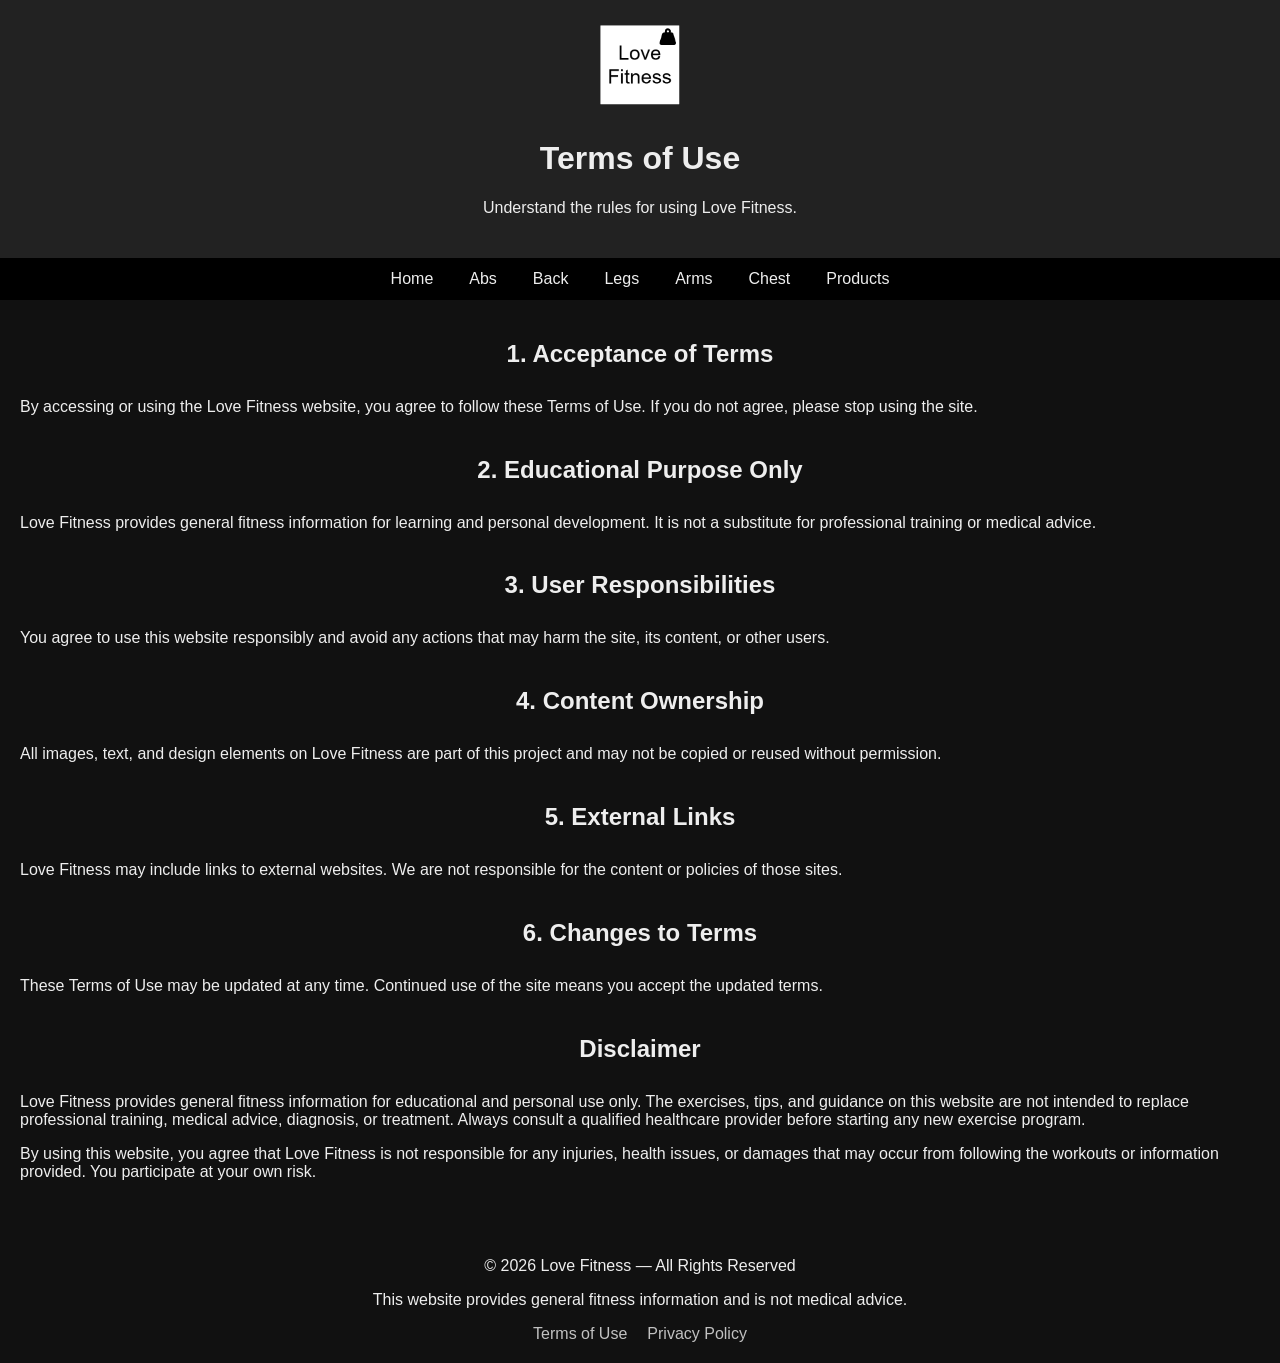
<file: termsofuse.html>
<!DOCTYPE html>
<html lang="en">
<head>
    <meta charset="UTF-8">
    <meta name="viewport" content="width=device-width, initial-scale=1.0">
    <title>Terms of Use - Love Fitness</title>
    <link rel="stylesheet" href="css/style.css">
</head>

<body>

<header>
    <img src="media/logo.png" alt="Love Fitness Logo" class="logo">
    <h1>Terms of Use</h1>
    <p>Understand the rules for using Love Fitness.</p>
</header>

<nav aria-label="Main Navigation">
    <ul>
        <li><a href="index.html">Home</a></li>
        <li><a href="abs.html">Abs</a></li>
        <li><a href="back.html">Back</a></li>
        <li><a href="legs.html">Legs</a></li>
        <li><a href="arms.html">Arms</a></li>
        <li><a href="chest.html">Chest</a></li>
        <li><a href="products.html">Products</a></li>
    </ul>
</nav>

<main>

<section class="policy-section">
    <h2>1. Acceptance of Terms</h2>
    <p>
        By accessing or using the Love Fitness website, you agree to follow these Terms of Use.
        If you do not agree, please stop using the site.
    </p>

    <h2>2. Educational Purpose Only</h2>
    <p>
        Love Fitness provides general fitness information for learning and personal development.
        It is not a substitute for professional training or medical advice.
    </p>

    <h2>3. User Responsibilities</h2>
    <p>
        You agree to use this website responsibly and avoid any actions that may harm the site,
        its content, or other users.
    </p>

    <h2>4. Content Ownership</h2>
    <p>
        All images, text, and design elements on Love Fitness are part of this project and may not
        be copied or reused without permission.
    </p>

    <h2>5. External Links</h2>
    <p>
        Love Fitness may include links to external websites. We are not responsible for the content
        or policies of those sites.
    </p>

    <h2>6. Changes to Terms</h2>
    <p>
        These Terms of Use may be updated at any time. Continued use of the site means you accept
        the updated terms.
    </p>
</section>
<section class="policy-section">
    <h2>Disclaimer</h2>
    <p>
        Love Fitness provides general fitness information for educational and personal use only.
        The exercises, tips, and guidance on this website are not intended to replace professional
        training, medical advice, diagnosis, or treatment. Always consult a qualified healthcare
        provider before starting any new exercise program.
    </p>
    <p>
        By using this website, you agree that Love Fitness is not responsible for any injuries,
        health issues, or damages that may occur from following the workouts or information
        provided. You participate at your own risk.
    </p>
</section>

</main>

<footer>
    <p>© 2026 Love Fitness — All Rights Reserved</p>
    <p class="legal-note">This website provides general fitness information and is not medical advice.</p>

    <div class="footer-links">
        <a href="termsofuse.html">Terms of Use</a>
        <a href="privacypolicy.html">Privacy Policy</a>
    </div>
</footer>

</body>
</html>
</file>
<file: css/style.css>
body {
    background: #111;
    color: #eee;
    font-family: Arial, sans-serif;
    margin: 0;
}

/* HEADER */
header {
    background: #222;
    box-shadow: 0 4px 10px rgba(0,0,0,0.6);
    color: #eee;
    padding: 25px;
    text-align: center;
}

.logo {
    margin-bottom: 10px;
    width: 80px;
}

.settings-btn {
    background: #333;
    border: none;
    border-radius: 6px;
    color: #eee;
    cursor: pointer;
    float: right;
    margin-right: 10px;
    margin-top: -40px;
    padding: 8px 16px;
}

/* NAVIGATION */
nav ul {
    background: #000;
    display: flex;
    flex-wrap: wrap;
    justify-content: center;
    list-style: none;
    margin: 0;
    padding: 0;
}

nav a {
    color: #eee;
    display: block;
    padding: 12px 18px;
    text-decoration: none;
    transition: 0.3s;
}

nav a:hover {
    background: #333;
}

/* HERO */
.hero {
    align-items: center;
    background: url("../media/hero.jpg") center/cover no-repeat;
    display: flex;
    height: 60vh;
    justify-content: center;
    overflow: hidden;
    position: relative;
    text-align: center;
}

.hero-overlay {
    background: rgba(0,0,0,0.6);
    backdrop-filter: blur(2px);
    height: 100%;
    left: 0;
    position: absolute;
    top: 0;
    width: 100%;
}

.hero-content {
    max-width: 700px;
    padding: 20px;
    position: relative;
    z-index: 2;
}

.hero-content h2 {
    color: #eee;
    font-size: 2.4rem;
    margin-bottom: 10px;
}

.hero-content p {
    color: #ccc;
    font-size: 1.2rem;
    margin-bottom: 20px;
}

/* BUTTONS */
.cta {
    background: #444;
    border: none;
    border-radius: 5px;
    color: #eee;
    cursor: pointer;
    font-size: 18px;
    padding: 14px 30px;
    transition: 0.3s;
}

.cta:hover {
    background: #666;
    transform: scale(1.08);
}

.tts-btn {
    background: #333;
    border: none;
    border-radius: 6px;
    color: #eee;
    cursor: pointer;
    font-size: 16px;
    margin-top: 10px;
    padding: 10px 20px;
    transition: 0.3s;
}

.tts-btn:hover {
    background: #555;
    transform: scale(1.05);
}

/* GRID + CARDS */
.grid {
    display: grid;
    grid-template-columns: 1fr; /* MOBILE FIRST */
    gap: 20px;
    padding: 20px;
}

.card,
.exercise-card {
    background: #222;
    border-radius: 10px;
    box-shadow: 0 4px 10px rgba(255,255,255,0.05);
    padding: 20px;
    transition: 0.3s;
}

.card:hover,
.exercise-card:hover {
    box-shadow: 0 8px 20px rgba(255,255,255,0.1);
    transform: translateY(-5px);
}

/* IMAGES */
.exercise-card img {
    border-radius: 10px;
    width: 100%;
}

.categories .card img {
    border-radius: 10px;
    height: 180px;
    object-fit: cover;
    width: 100%;
}

/* SETTINGS POPUP */
.settings-popup {
    align-items: center;
    background: rgba(0,0,0,0.7);
    display: flex;
    height: 100%;
    justify-content: center;
    left: 0;
    position: fixed;
    top: 0;
    width: 100%;
    z-index: 999;
}

.settings-content {
    background: #222;
    border-radius: 10px;
    box-shadow: 0 4px 10px rgba(255,255,255,0.1);
    max-width: 400px;
    padding: 30px;
    text-align: center;
    width: 90%;
}

.close-btn {
    background: #444;
    border: none;
    border-radius: 6px;
    color: #eee;
    cursor: pointer;
    margin-top: 20px;
    padding: 10px 20px;
}

.close-btn:hover {
    background: #666;
}

/* UTILITY */
.hidden {
    display: none;
}

.dark {
    background: #000;
    color: #eee;
}

/* FEATURED EXERCISE */
.featured-exercise {
    padding: 40px 20px;
    text-align: center;
}

.featured-exercise .card img {
    border-radius: 10px;
    margin-bottom: 15px;
    width: 100%;
}

/* BEGINNER TIPS */
.beginner-tips {
    padding: 40px 20px;
    text-align: center;
}

.beginner-tips ul {
    list-style: none;
    margin: 20px auto;
    max-width: 500px;
    padding: 0;
}

.beginner-tips li {
    background: #222;
    border-radius: 6px;
    color: #eee;
    margin-bottom: 10px;
    padding: 12px;
}

/* PRODUCTS PREVIEW */
.products-preview {
    padding: 40px 20px;
    text-align: center;
}

.products-preview img {
    border-radius: 10px;
    margin-bottom: 10px;
    width: 100%;
}

/* GOOGLE TRANSLATE */
#google_translate_element {
    margin-top: 10px;
}

.goog-te-gadget {
    color: #eee !important;
    font-size: 14px !important;
}

.goog-te-gadget select {
    background: #333 !important;
    border: none !important;
    border-radius: 6px !important;
    color: #eee !important;
    padding: 6px !important;
}

/* FOOTER */
footer {
    color: #eee;
    margin-top: 40px;
    padding: 20px;
    text-align: center;
}

.footer-links {
    display: flex;
    gap: 20px;
    justify-content: center;
    margin-top: 10px;
}

.footer-links a {
    color: #eee;
    opacity: 0.8;
    text-decoration: none;
    transition: opacity 0.2s ease;
}

.footer-links a:hover {
    opacity: 1;
    text-decoration: underline;
}

/* ANIMATIONS */
.fade-in {
    opacity: 0;
    animation: fadeIn 0.8s ease forwards;
}

.slide-up {
    opacity: 0;
    transform: translateY(20px);
    animation: slideUp 0.8s ease forwards;
}

.zoom-in {
    opacity: 0;
    transform: scale(0.95);
    animation: zoomIn 0.6s ease forwards;
}

@keyframes fadeIn {
    from { opacity: 0; }
    to { opacity: 1; }
}

@keyframes slideUp {
    from { opacity: 0; transform: translateY(20px); }
    to { opacity: 1; transform: translateY(0); }
}

@keyframes zoomIn {
    from { opacity: 0; transform: scale(0.95); }
    to { opacity: 1; transform: scale(1); }
}

/* DESKTOP */
@media (min-width: 768px) {
    .grid {
        grid-template-columns: repeat(3, 1fr);
    }

    .hero {
        height: 75vh;
    }

    .hero-content h2 {
        font-size: 3rem;
    }

    .hero-content p {
        font-size: 1.4rem;
    }
}

/* MOBILE */
@media (max-width: 480px) {
    header h1 {
        font-size: 1.6rem;
    }

    nav a {
        padding: 10px 12px;
        font-size: 0.9rem;
    }

    .hero {
        height: 50vh;
    }

    .hero-content h2 {
        font-size: 1.8rem;
    }

    .hero-content p {
        font-size: 1rem;
    }

    .card,
    .exercise-card {
        padding: 15px;
    }
}

section h2 {
    padding: 20px 20px 10px;
    text-align: center;
}

section p {
    padding-left: 20px;
    padding-right: 20px;
}

.muscle-description,
.exercise-section,
.why-love-fitness,
.interactive {
    padding: 20px;
}

.card a {
    color: inherit;
    display: block;
    text-decoration: none;
}
</file>
